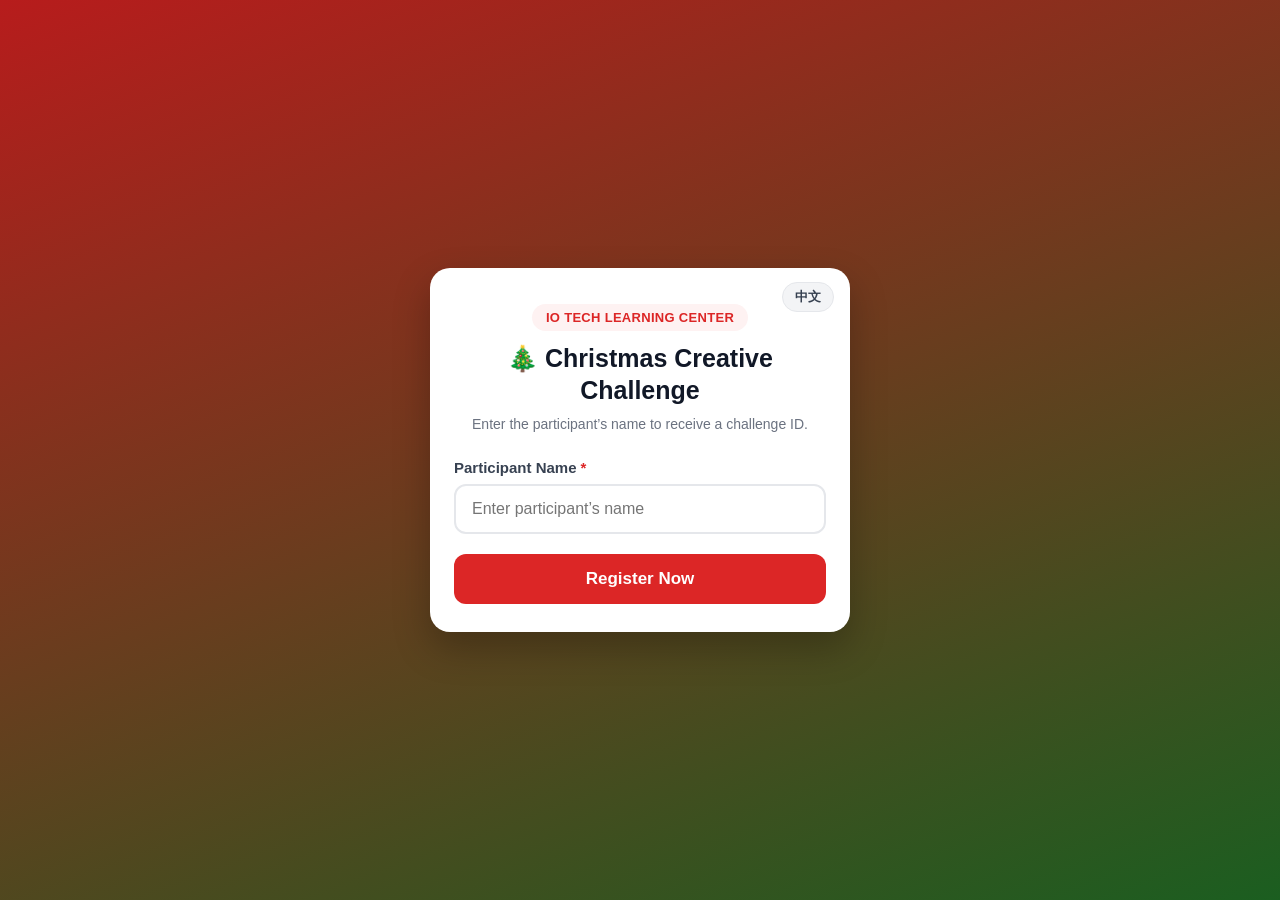
<file: index.html>
<!DOCTYPE html>
<html lang="en">
<head>
  <meta charset="UTF-8">
  <meta name="viewport" content="width=device-width, initial-scale=1.0">
  <title>Christmas Creative Challenge Registration</title>
  <style>
    * {
      box-sizing: border-box;
      margin: 0;
      padding: 0;
    }
    body {
      font-family: -apple-system, BlinkMacSystemFont, "Segoe UI", Roboto, "Helvetica Neue", Arial, sans-serif;
      background: linear-gradient(160deg, #b71c1c 0%, #1b5e20 100%);
      min-height: 100vh;
      display: flex;
      align-items: center;
      justify-content: center;
      padding: 20px;
      color: #1f2937;
    }
    .card {
      position: relative;
      background: #ffffff;
      width: 100%;
      max-width: 420px;
      border-radius: 20px;
      padding: 36px 24px 28px;
      box-shadow: 0 16px 36px rgba(0, 0, 0, 0.25);
      text-align: center;
    }
    .lang-switch {
      position: absolute;
      top: 14px;
      right: 16px;
      font-size: 13px;
      font-weight: 600;
      color: #374151;
      background: #f3f4f6;
      padding: 5px 12px;
      border-radius: 999px;
      text-decoration: none;
      border: 1px solid #e5e7eb;
      transition: background 0.2s, color 0.2s;
    }
    .lang-switch:hover {
      background: #e5e7eb;
      color: #111827;
    }
    .badge {
      display: inline-block;
      background: #fef2f2;
      color: #dc2626;
      font-weight: 700;
      font-size: 13px;
      padding: 6px 14px;
      border-radius: 999px;
      margin-bottom: 12px;
      letter-spacing: 0.3px;
    }
    h1 {
      font-size: 25px;
      color: #111827;
      margin-bottom: 8px;
      font-weight: 800;
      line-height: 1.25;
    }
    .subtitle {
      font-size: 14px;
      color: #6b7280;
      margin-bottom: 24px;
      line-height: 1.5;
    }
    .form-group {
      text-align: left;
      margin-bottom: 20px;
    }
    label {
      display: block;
      font-size: 15px;
      font-weight: 600;
      color: #374151;
      margin-bottom: 8px;
    }
    label span.req {
      color: #dc2626;
      margin-left: 4px;
    }
    input[type="text"] {
      width: 100%;
      padding: 14px 16px;
      font-size: 16px;
      border: 2px solid #e5e7eb;
      border-radius: 12px;
      outline: none;
      transition: border-color 0.2s;
    }
    input[type="text"]:focus {
      border-color: #dc2626;
    }
    input[type="text"]:disabled {
      background-color: #f3f4f6;
      color: #6b7280;
    }
    button {
      width: 100%;
      padding: 15px;
      font-size: 17px;
      font-weight: 700;
      color: #ffffff;
      background: #dc2626;
      border: none;
      border-radius: 12px;
      cursor: pointer;
      transition: background 0.2s, transform 0.1s;
    }
    button:hover:not(:disabled) {
      background: #b91c1c;
    }
    button:active:not(:disabled) {
      transform: scale(0.99);
    }
    button:disabled {
      background: #9ca3af;
      cursor: not-allowed;
    }
    .result-box {
      display: none;
      margin-top: 20px;
      padding: 20px 18px;
      border-radius: 14px;
      background: #f0fdf4;
      border: 2px solid #16a34a;
      color: #14532d;
      text-align: center;
    }
    .code-highlight {
      display: block;
      font-size: 40px;
      font-weight: 900;
      color: #dc2626;
      margin: 8px 0 12px;
      letter-spacing: 2px;
    }
    .result-message {
      font-size: 16px;
      font-weight: 700;
      line-height: 1.6;
      word-break: break-word;
    }
    .enter-challenge-link {
      display: inline-block;
      width: 100%;
      margin-top: 16px;
      padding: 14px 16px;
      font-size: 16px;
      font-weight: 700;
      color: #ffffff;
      background: #15803d;
      border-radius: 12px;
      text-decoration: none;
      transition: background 0.2s;
    }
    .enter-challenge-link:hover {
      background: #166534;
    }
    .error-box {
      display: none;
      margin-top: 16px;
      padding: 14px;
      border-radius: 10px;
      background: #fef2f2;
      border: 1px solid #f87171;
      color: #b91c1c;
      font-size: 14px;
      font-weight: 600;
      line-height: 1.5;
      text-align: left;
      word-break: break-word;
    }
  </style>
</head>
<body>
  <div class="card">
    <a href="zh/" class="lang-switch" lang="zh-CN">中文</a>
    <div class="badge">IO TECH LEARNING CENTER</div>
    <h1>🎄 Christmas Creative Challenge</h1>
    <p class="subtitle">Enter the participant’s name to receive a challenge ID.</p>

    <form id="signupForm" novalidate>
      <div class="form-group">
        <label for="participantName">Participant Name<span class="req">*</span></label>
        <input
          type="text"
          id="participantName"
          name="name"
          placeholder="Enter participant’s name"
          maxlength="60"
          required
          autocomplete="off"
        />
      </div>
      <button type="submit" id="submitBtn">Register Now</button>
    </form>

    <div id="errorBox" class="error-box" role="alert"></div>

    <div id="resultBox" class="result-box" role="status">
      <span id="resultCode" class="code-highlight"></span>
      <div id="resultMessage" class="result-message"></div>
      <a id="enterChallengeBtn" class="enter-challenge-link" href="challenge/">Enter Challenge</a>
    </div>
  </div>

  <script>
    (function() {
      const GAS_EXEC_URL = 'https://script.google.com/macros/s/AKfycbxfQVAGf79pvIgcSy5_MyfU4jjsQDdTYxQaT2eQj0qHs-YBajlebQNaEuhfq14MGN5r/exec';
      const MSG_EMPTY_NAME = 'Please enter the participant’s name.';
      const MSG_LONG_NAME = 'Participant name must be 60 characters or fewer.';
      const MSG_FULL = 'Registration is full. Please contact our staff to join the waitlist.';
      const MSG_UNCONFIRMED = 'We couldn’t confirm your registration. Please check with our staff before submitting again to avoid duplicate registrations.';
      const MSG_UNAVAILABLE = 'The registration service is currently unavailable. Please contact our staff for help.';

      const form = document.getElementById('signupForm');
      const nameInput = document.getElementById('participantName');
      const submitBtn = document.getElementById('submitBtn');
      const resultBox = document.getElementById('resultBox');
      const resultCode = document.getElementById('resultCode');
      const resultMessage = document.getElementById('resultMessage');
      const errorBox = document.getElementById('errorBox');

      let isSubmitting = false;

      function setSubmittingState(submitting) {
        isSubmitting = submitting;
        submitBtn.disabled = submitting;
        nameInput.disabled = submitting;
        submitBtn.textContent = submitting ? 'Registering, please wait…' : 'Register Now';
      }

      function showError(msg) {
        setSubmittingState(false);
        resultBox.style.display = 'none';
        errorBox.textContent = msg;
        errorBox.style.display = 'block';
      }

      function normalizeBackendError(rawErr, isFull) {
        if (isFull) {
          return MSG_FULL;
        }
        const text = String(rawErr || '').trim();
        if (!text) {
          return MSG_UNCONFIRMED;
        }
        if (/REGISTRATION_FULL|Registration is full/i.test(text)) {
          return MSG_FULL;
        }
        if (/enter the participant/i.test(text)) {
          return MSG_EMPTY_NAME;
        }
        if (text.indexOf('60') !== -1) {
          return MSG_LONG_NAME;
        }
        if (/unavailable|offline/i.test(text)) {
          return MSG_UNAVAILABLE;
        }
        return MSG_UNCONFIRMED;
      }

      function showSuccess(res) {
        if (!res || !res.ok || !res.code) {
          if (res && (res.full || res.error)) {
            showError(normalizeBackendError(res.error, res.full));
          } else {
            showError(MSG_UNCONFIRMED);
          }
          return;
        }
        const codeStr = String(res.code).trim();
        isSubmitting = true;
        submitBtn.disabled = true;
        nameInput.disabled = true;
        submitBtn.textContent = 'Registered — Save Your ID';
        errorBox.style.display = 'none';
        resultCode.textContent = codeStr;
        resultMessage.textContent =
          'Registration successful! Your challenge ID is ' + codeStr +
          '. Please take a screenshot and show it when you arrive.';
        try {
          window.sessionStorage.setItem('christmas_challenge_prefill_id', codeStr);
        } catch (e) {}
        const enterBtn = document.getElementById('enterChallengeBtn');
        if (enterBtn) {
          enterBtn.href = 'challenge/?id=' + encodeURIComponent(codeStr);
        }
        resultBox.style.display = 'block';
      }

      function handleFailure() {
        showError(MSG_UNCONFIRMED);
      }

      form.addEventListener('submit', async function(e) {
        e.preventDefault();
        if (isSubmitting) {
          return;
        }

        const name = nameInput.value.replace(/[\r\n\t]+/g, ' ').trim();
        if (!name) {
          showError(MSG_EMPTY_NAME);
          nameInput.focus();
          return;
        }
        if (name.length > 60) {
          showError(MSG_LONG_NAME);
          nameInput.focus();
          return;
        }

        errorBox.style.display = 'none';
        resultBox.style.display = 'none';
        setSubmittingState(true);

        if (typeof google !== 'undefined' && google.script && google.script.run) {
          google.script.run
            .withSuccessHandler(showSuccess)
            .withFailureHandler(handleFailure)
            .registerParticipant(name);
          return;
        }

        if (typeof fetch !== 'function' || !GAS_EXEC_URL) {
          showError(MSG_UNAVAILABLE);
          return;
        }

        try {
          const resp = await fetch(GAS_EXEC_URL, {
            method: 'POST',
            mode: 'cors',
            credentials: 'omit',
            redirect: 'follow',
            headers: {
              'Content-Type': 'text/plain;charset=utf-8'
            },
            body: JSON.stringify({ name: name })
          });
          if (!resp.ok) {
            showError(MSG_UNCONFIRMED);
            return;
          }
          const data = await resp.json();
          showSuccess(data);
        } catch (err) {
          handleFailure(err);
        }
      });
    })();
  </script>
</body>
</html>
</file>
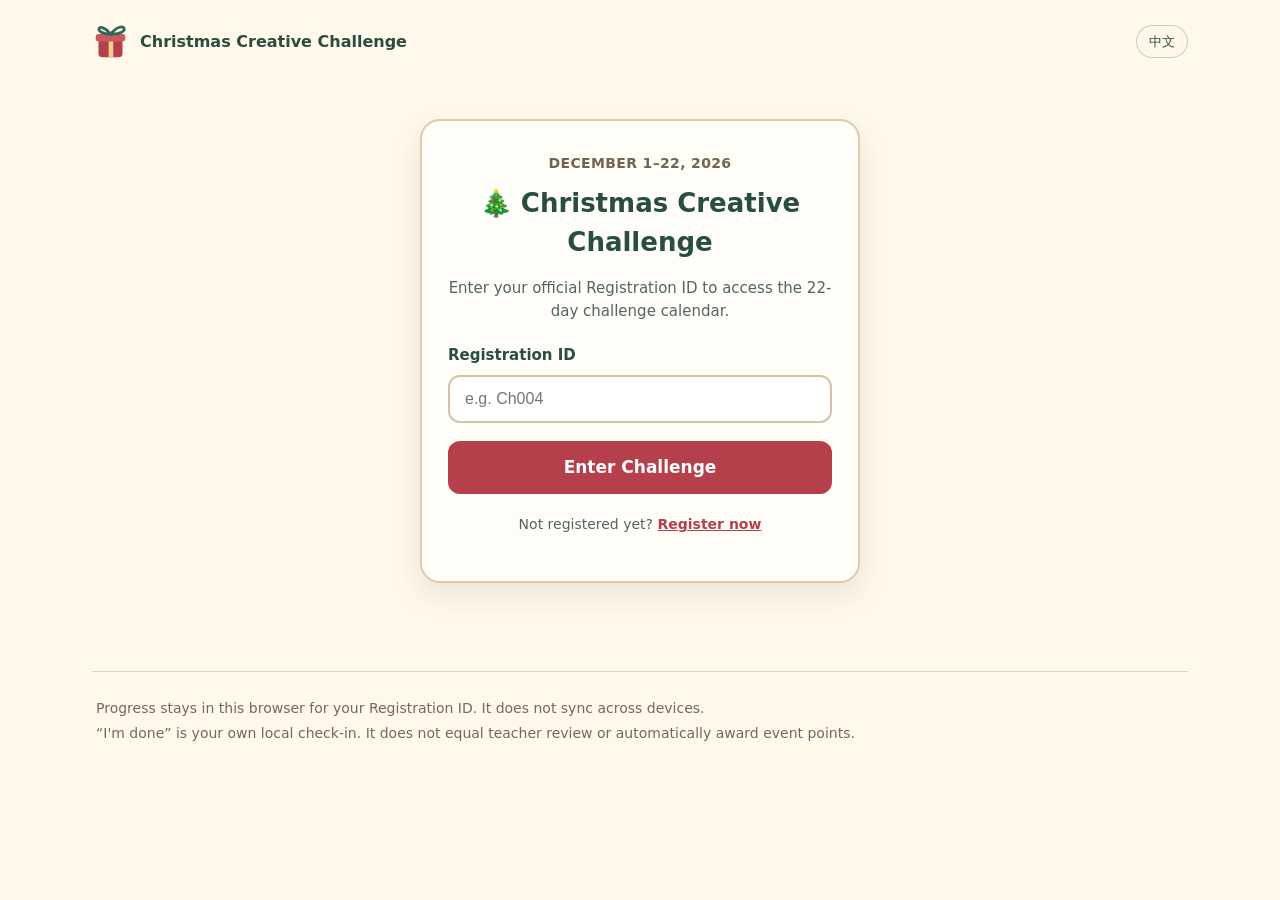
<file: challenge/index.html>
<!doctype html>
<html lang="en">
<head>
<meta charset="utf-8">
<meta name="viewport" content="width=device-width, initial-scale=1">
<meta name="description" content="22 Christmas creative challenges for ages 7–11. Make four creations in Tinkercad 3D and Scratch.">
<meta name="application-version" content="prod-ch-v1">
<title>Christmas Creative Challenge</title>
<link rel="icon" type="image/svg+xml" href="assets/favicon.svg?v=prod-ch-v1">
<link rel="stylesheet" href="styles.css?v=prod-ch-v1">
<style>
  .topbar-actions {
    display: flex;
    align-items: center;
    gap: 10px;
    flex-wrap: wrap;
  }
  .lang-btn, .logout-btn {
    font-family: inherit;
    font-size: 13px;
    font-weight: 700;
    padding: 6px 12px;
    border-radius: 999px;
    border: 1px solid rgba(41, 78, 64, 0.25);
    background: #fff8e9;
    color: #294e40;
    cursor: pointer;
    text-decoration: none;
    transition: background 0.15s;
  }
  .lang-btn:hover, .logout-btn:hover {
    background: #f2cf86;
  }
  .user-pill {
    font-size: 13px;
    font-weight: 800;
    color: #b5404c;
    background: #fef2f2;
    border: 1px solid #f87171;
    padding: 5px 12px;
    border-radius: 999px;
  }
  .gate-wrap {
    max-width: 440px;
    margin: 36px auto 48px;
    padding: 32px 26px;
    background: #fffdf8;
    border: 2px solid #e3cba7;
    border-radius: 20px;
    box-shadow: 0 12px 28px rgba(41, 78, 64, 0.10);
    text-align: center;
  }
  .gate-wrap h1 {
    font-size: 26px;
    color: #294e40;
    margin: 10px 0 8px;
  }
  .gate-wrap p.gate-sub {
    font-size: 15px;
    color: #52665d;
    margin-bottom: 22px;
    line-height: 1.5;
  }
  .gate-field {
    text-align: left;
    margin-bottom: 18px;
  }
  .gate-field label {
    display: block;
    font-size: 15px;
    font-weight: 700;
    color: #294e40;
    margin-bottom: 8px;
  }
  .gate-field input {
    width: 100%;
    padding: 13px 15px;
    font-size: 16px;
    border: 2px solid #d5c3a5;
    border-radius: 12px;
    background: #ffffff;
    color: #1f2937;
    outline: none;
  }
  .gate-field input:focus {
    border-color: #b5404c;
  }
  .gate-submit {
    width: 100%;
    padding: 14px;
    font-size: 17px;
    font-weight: 800;
    color: #ffffff;
    background: #b5404c;
    border: none;
    border-radius: 12px;
    cursor: pointer;
  }
  .gate-submit:hover:not(:disabled) {
    background: #9c333e;
  }
  .gate-submit:disabled {
    background: #9ca3af;
    cursor: not-allowed;
  }
  .gate-error {
    display: none;
    margin-top: 14px;
    padding: 12px 14px;
    border-radius: 10px;
    background: #fef2f2;
    border: 1px solid #f87171;
    color: #b91c1c;
    font-size: 14px;
    font-weight: 600;
    text-align: left;
    line-height: 1.45;
  }
  .gate-register-link {
    margin-top: 20px;
    font-size: 14px;
    color: #52665d;
  }
  .gate-register-link a {
    color: #b5404c;
    font-weight: 700;
    text-decoration: underline;
  }
  .countdown-banner {
    margin: 14px 0 20px;
    padding: 14px 18px;
    border-radius: 14px;
    background: #fff7e6;
    border: 1.5px solid #e3cba7;
    color: #294e40;
    font-size: 15px;
    font-weight: 700;
  }
</style>
<script defer src="core.js?v=prod-ch-v1"></script>
<script defer src="app.js?v=prod-ch-v1"></script>
</head>
<body>
<a class="skip-link" href="#app" id="skip-link-el">Skip to the gifts</a>
<header class="topbar">
  <a class="brand" href="#home">
    <svg class="brand-mark" viewBox="0 0 40 40" aria-hidden="true"><rect x="7" y="17" width="26" height="20" rx="4" fill="#b5404c"/><path d="M18 17h5v20h-5z" fill="#f2cf86"/><rect x="4" y="12" width="32" height="8" rx="3" fill="#ca5960"/><path d="M20 12C0 12 7-4 20 12c15-18 24 1 0 0Z" fill="none" stroke="#2e6852" stroke-width="3"/></svg>
    <span id="brand-title">Christmas Creative Challenge</span>
  </a>
  <div class="topbar-actions">
    <span id="user-badge" class="user-pill" hidden></span>
    <button id="logout-btn" class="logout-btn" type="button" hidden>Switch ID</button>
    <button id="lang-toggle-btn" class="lang-btn" type="button">中文</button>
  </div>
</header>
<div class="modebar" id="modebar-el" hidden>
  <div><strong id="mode-label">Event mode</strong><span id="mode-note"></span></div>
</div>
<main id="app" tabindex="-1"></main>
<div id="gift-reveal" class="reveal" hidden role="status" aria-live="polite" aria-label="Opening your gift">
<div class="reveal-scene" aria-hidden="true"><div class="gift-glow"></div><div class="reveal-lid"><i class="bow left"></i><i class="bow right"></i></div><div class="reveal-box"></div><span class="reveal-spark spark-one"></span><span class="reveal-spark spark-two"></span><span class="reveal-spark spark-three"></span></div><p id="reveal-text">A little surprise for you…</p></div>
<footer>
  <p id="footer-line-1">Progress stays in this browser for your Registration ID. It does not sync across devices.</p>
  <p id="footer-line-2">“I'm done” records your own local progress. It does not equal teacher review or automatically award event points.</p>
</footer>
<dialog id="day-preview" aria-labelledby="preview-title"><span class="eyebrow" id="preview-date"></span><h2 id="preview-title"></h2><p id="preview-description"></p><p class="notice" id="preview-notice">This gift opens on its December date.</p><button id="close-preview" class="primary" type="button">Back to Gifts</button></dialog>
<noscript>This gift calendar needs JavaScript. Please turn it on to use the calendar.</noscript>
</body>
</html>
</file>
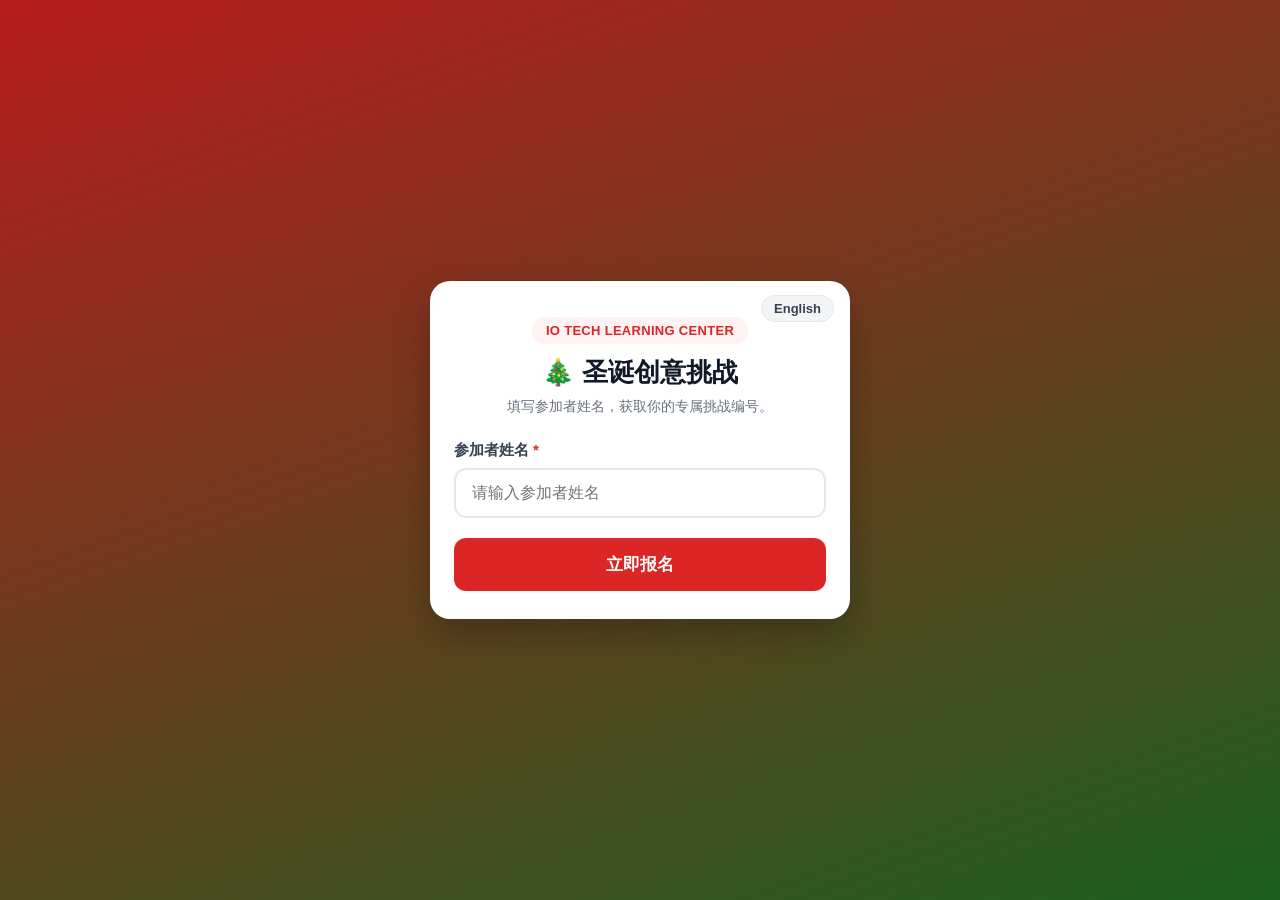
<file: zh/index.html>
<!DOCTYPE html>
<html lang="zh-CN">
<head>
  <meta charset="UTF-8">
  <meta name="viewport" content="width=device-width, initial-scale=1.0">
  <title>圣诞创意挑战报名</title>
  <style>
    * {
      box-sizing: border-box;
      margin: 0;
      padding: 0;
    }
    body {
      font-family: -apple-system, BlinkMacSystemFont, "PingFang SC", "Helvetica Neue", Arial, sans-serif;
      background: linear-gradient(160deg, #b71c1c 0%, #1b5e20 100%);
      min-height: 100vh;
      display: flex;
      align-items: center;
      justify-content: center;
      padding: 20px;
      color: #1f2937;
    }
    .card {
      position: relative;
      background: #ffffff;
      width: 100%;
      max-width: 420px;
      border-radius: 20px;
      padding: 36px 24px 28px;
      box-shadow: 0 16px 36px rgba(0, 0, 0, 0.25);
      text-align: center;
    }
    .lang-switch {
      position: absolute;
      top: 14px;
      right: 16px;
      font-size: 13px;
      font-weight: 600;
      color: #374151;
      background: #f3f4f6;
      padding: 5px 12px;
      border-radius: 999px;
      text-decoration: none;
      border: 1px solid #e5e7eb;
      transition: background 0.2s, color 0.2s;
    }
    .lang-switch:hover {
      background: #e5e7eb;
      color: #111827;
    }
    .badge {
      display: inline-block;
      background: #fef2f2;
      color: #dc2626;
      font-weight: 700;
      font-size: 13px;
      padding: 6px 14px;
      border-radius: 999px;
      margin-bottom: 12px;
      letter-spacing: 0.3px;
    }
    h1 {
      font-size: 26px;
      color: #111827;
      margin-bottom: 8px;
      font-weight: 800;
      line-height: 1.25;
    }
    .subtitle {
      font-size: 14px;
      color: #6b7280;
      margin-bottom: 24px;
      line-height: 1.5;
    }
    .form-group {
      text-align: left;
      margin-bottom: 20px;
    }
    label {
      display: block;
      font-size: 15px;
      font-weight: 600;
      color: #374151;
      margin-bottom: 8px;
    }
    label span.req {
      color: #dc2626;
      margin-left: 4px;
    }
    input[type="text"] {
      width: 100%;
      padding: 14px 16px;
      font-size: 16px;
      border: 2px solid #e5e7eb;
      border-radius: 12px;
      outline: none;
      transition: border-color 0.2s;
    }
    input[type="text"]:focus {
      border-color: #dc2626;
    }
    input[type="text"]:disabled {
      background-color: #f3f4f6;
      color: #6b7280;
    }
    button {
      width: 100%;
      padding: 15px;
      font-size: 17px;
      font-weight: 700;
      color: #ffffff;
      background: #dc2626;
      border: none;
      border-radius: 12px;
      cursor: pointer;
      transition: background 0.2s, transform 0.1s;
    }
    button:hover:not(:disabled) {
      background: #b91c1c;
    }
    button:active:not(:disabled) {
      transform: scale(0.99);
    }
    button:disabled {
      background: #9ca3af;
      cursor: not-allowed;
    }
    .result-box {
      display: none;
      margin-top: 20px;
      padding: 20px 18px;
      border-radius: 14px;
      background: #f0fdf4;
      border: 2px solid #16a34a;
      color: #14532d;
      text-align: center;
    }
    .code-highlight {
      display: block;
      font-size: 40px;
      font-weight: 900;
      color: #dc2626;
      margin: 8px 0 12px;
      letter-spacing: 2px;
    }
    .result-message {
      font-size: 16px;
      font-weight: 700;
      line-height: 1.6;
      word-break: break-word;
    }
    .enter-challenge-link {
      display: inline-block;
      width: 100%;
      margin-top: 16px;
      padding: 14px 16px;
      font-size: 16px;
      font-weight: 700;
      color: #ffffff;
      background: #15803d;
      border-radius: 12px;
      text-decoration: none;
      transition: background 0.2s;
    }
    .enter-challenge-link:hover {
      background: #166534;
    }
    .error-box {
      display: none;
      margin-top: 16px;
      padding: 14px;
      border-radius: 10px;
      background: #fef2f2;
      border: 1px solid #f87171;
      color: #b91c1c;
      font-size: 14px;
      font-weight: 600;
      line-height: 1.5;
      text-align: left;
      word-break: break-word;
    }
  </style>
</head>
<body>
  <div class="card">
    <a href="../" class="lang-switch" lang="en">English</a>
    <div class="badge">IO TECH LEARNING CENTER</div>
    <h1>🎄 圣诞创意挑战</h1>
    <p class="subtitle">填写参加者姓名，获取你的专属挑战编号。</p>

    <form id="signupForm" novalidate>
      <div class="form-group">
        <label for="participantName">参加者姓名<span class="req">*</span></label>
        <input
          type="text"
          id="participantName"
          name="name"
          placeholder="请输入参加者姓名"
          maxlength="60"
          required
          autocomplete="off"
        />
      </div>
      <button type="submit" id="submitBtn">立即报名</button>
    </form>

    <div id="errorBox" class="error-box" role="alert"></div>

    <div id="resultBox" class="result-box" role="status">
      <span id="resultCode" class="code-highlight"></span>
      <div id="resultMessage" class="result-message"></div>
      <a id="enterChallengeBtn" class="enter-challenge-link" href="../challenge/?lang=zh">进入挑战</a>
    </div>
  </div>

  <script>
    (function() {
      const GAS_EXEC_URL = 'https://script.google.com/macros/s/AKfycbxfQVAGf79pvIgcSy5_MyfU4jjsQDdTYxQaT2eQj0qHs-YBajlebQNaEuhfq14MGN5r/exec';
      const MSG_EMPTY_NAME = '请输入参加者姓名。';
      const MSG_LONG_NAME = '参加者姓名长度不能超过 60 个字符。';
      const MSG_FULL = '报名已满，感谢关注！如需候补，请联系工作人员。';
      const MSG_UNCONFIRMED = '暂时无法确认报名结果，请联系工作人员核对，避免重复报名。';
      const MSG_UNAVAILABLE = '当前报名服务暂不可用，请联系工作人员协助处理。';

      const form = document.getElementById('signupForm');
      const nameInput = document.getElementById('participantName');
      const submitBtn = document.getElementById('submitBtn');
      const resultBox = document.getElementById('resultBox');
      const resultCode = document.getElementById('resultCode');
      const resultMessage = document.getElementById('resultMessage');
      const errorBox = document.getElementById('errorBox');

      let isSubmitting = false;

      function setSubmittingState(submitting) {
        isSubmitting = submitting;
        submitBtn.disabled = submitting;
        nameInput.disabled = submitting;
        submitBtn.textContent = submitting ? '正在报名，请稍候……' : '立即报名';
      }

      function showError(msg) {
        setSubmittingState(false);
        resultBox.style.display = 'none';
        errorBox.textContent = msg;
        errorBox.style.display = 'block';
      }

      function normalizeBackendError(rawErr, isFull) {
        if (isFull) {
          return MSG_FULL;
        }
        const text = String(rawErr || '').trim();
        if (!text) {
          return MSG_UNCONFIRMED;
        }
        if (/REGISTRATION_FULL|Registration is full/i.test(text)) {
          return MSG_FULL;
        }
        if (text.indexOf('请输入') !== -1 || /enter the participant/i.test(text)) {
          return MSG_EMPTY_NAME;
        }
        if (text.indexOf('60') !== -1) {
          return MSG_LONG_NAME;
        }
        if (/unavailable|offline/i.test(text)) {
          return MSG_UNAVAILABLE;
        }
        return MSG_UNCONFIRMED;
      }

      function showSuccess(res) {
        if (!res || !res.ok || !res.code) {
          if (res && (res.full || res.error)) {
            showError(normalizeBackendError(res.error, res.full));
          } else {
            showError(MSG_UNCONFIRMED);
          }
          return;
        }
        const codeStr = String(res.code).trim();
        isSubmitting = true;
        submitBtn.disabled = true;
        nameInput.disabled = true;
        submitBtn.textContent = '已报名，请截图保存';
        errorBox.style.display = 'none';
        resultCode.textContent = codeStr;
        resultMessage.textContent =
          '报名成功！你的挑战编号是 ' + codeStr +
          '。请截图保存，到场时出示。';
        try {
          window.sessionStorage.setItem('christmas_challenge_prefill_id', codeStr);
        } catch (e) {}
        const enterBtn = document.getElementById('enterChallengeBtn');
        if (enterBtn) {
          enterBtn.href = '../challenge/?lang=zh&id=' + encodeURIComponent(codeStr);
        }
        resultBox.style.display = 'block';
      }

      function handleFailure() {
        showError(MSG_UNCONFIRMED);
      }

      form.addEventListener('submit', async function(e) {
        e.preventDefault();
        if (isSubmitting) {
          return;
        }

        const name = nameInput.value.replace(/[\r\n\t]+/g, ' ').trim();
        if (!name) {
          showError(MSG_EMPTY_NAME);
          nameInput.focus();
          return;
        }
        if (name.length > 60) {
          showError(MSG_LONG_NAME);
          nameInput.focus();
          return;
        }

        errorBox.style.display = 'none';
        resultBox.style.display = 'none';
        setSubmittingState(true);

        if (typeof google !== 'undefined' && google.script && google.script.run) {
          google.script.run
            .withSuccessHandler(showSuccess)
            .withFailureHandler(handleFailure)
            .registerParticipant(name);
          return;
        }

        if (typeof fetch !== 'function' || !GAS_EXEC_URL) {
          showError(MSG_UNAVAILABLE);
          return;
        }

        try {
          const resp = await fetch(GAS_EXEC_URL, {
            method: 'POST',
            mode: 'cors',
            credentials: 'omit',
            redirect: 'follow',
            headers: {
              'Content-Type': 'text/plain;charset=utf-8'
            },
            body: JSON.stringify({ name: name })
          });
          if (!resp.ok) {
            showError(MSG_UNCONFIRMED);
            return;
          }
          const data = await resp.json();
          showSuccess(data);
        } catch (err) {
          handleFailure(err);
        }
      });
    })();
  </script>
</body>
</html>
</file>
<file: challenge/styles.css>
:root{font-family:ui-rounded,"Trebuchet MS",system-ui,sans-serif;color:#294e40;background:#fff8eb;font-synthesis:none;line-height:1.5;--red:#b5404c;--pine:#2e6852;--gold:#e8bb60;--ink:#294e40;--cream:#fff8eb}*{box-sizing:border-box}body{margin:0}button,a{-webkit-tap-highlight-color:transparent;touch-action:manipulation}button{font:inherit;cursor:pointer}a{color:inherit}button{border:0}button:focus-visible,a:focus-visible{outline:3px solid #285f9a;outline-offset:5px}[hidden]{display:none!important}.topbar{max-width:1160px;margin:auto;padding:23px 32px;display:flex;align-items:center;justify-content:space-between;gap:20px}.brand{text-decoration:none;font-weight:750;font-size:1rem;display:flex;align-items:center;gap:11px}.brand-mark{width:37px;height:37px;flex-shrink:0}.prototype-label{font-size:.875rem;color:#6c6356}.modebar{max-width:1096px;margin:0 auto;padding:10px 16px;background:#f0ebdc;border:1px solid #e0d8c4;display:flex;align-items:center;justify-content:space-between;gap:16px;font-size:.875rem;border-radius:12px}.modebar strong{margin-right:10px}.modebar span{color:#655f51}.modebar button{background:#fffaf0;color:var(--ink);border:1px solid #a8b3a1;border-radius:8px;padding:8px 12px;min-height:42px}.preview .modebar{background:#fcecc4;border-color:#e3cc98}main{max-width:1096px;margin:auto;padding-bottom:40px}.intro{display:grid;grid-template-columns:1fr 1fr;align-items:center;gap:16px;padding:28px 10px 32px}.intro-copy{padding-left:16px}.eyebrow{display:block;font-size:.875rem;font-weight:650;color:#74634e;letter-spacing:.025em}.intro h1{font-family:Georgia,"Times New Roman",serif;font-size:clamp(2.8rem,5.4vw,4.2rem);line-height:1.04;letter-spacing:-.045em;margin:14px 0 16px;color:var(--pine)}.intro h1 span{color:var(--red)}.intro p{font-size:1.125rem;margin:0 0 18px;max-width:330px}.hero-tag{font-size:.875rem;color:#77664c}.hero-art{width:100%;height:auto;max-width:520px}.section-heading{display:flex;align-items:center;justify-content:space-between;gap:20px}.section-heading h2{font-family:Georgia,serif;font-size:2rem;margin:3px 0 0;letter-spacing:-.02em}.progress-count{font-size:.875rem;background:#f4e6c9;border-radius:30px;padding:10px 16px;white-space:nowrap}.calendar-note{font-size:.875rem;color:#6d6252;margin:10px 0 24px}.themes{display:grid;gap:22px}.theme{background:#fffcf5;border:1px solid #e9ddc6;border-radius:22px;padding:22px 24px 18px}.theme-heading{display:flex;align-items:baseline;justify-content:space-between;gap:16px;border-bottom:1px dashed #ddcfb6;padding-bottom:12px;margin-bottom:13px}.theme-heading h3{font-size:1.125rem;margin:0;font-weight:750}.theme-heading>span{font-size:.875rem;color:#6d6252}.days{display:grid;grid-template-columns:repeat(6,minmax(0,1fr));gap:12px}.gift{--wrap:#b5404c;--lid:#cb5a61;--ribbon:#f1cf88;--bow-line:#d9b36b;--pattern:#db8585;position:relative;display:flex;flex-direction:column;align-items:center;min-width:0;padding:8px 5px 12px;text-decoration:none;background:transparent;border:2px solid transparent;border-radius:16px;color:#544c3e;transition:background .18s,transform .18s,border-color .18s}.gift-style-1{--wrap:#2e6852;--lid:#448268;--pattern:#7da98c;--ribbon:#f2d79e;--bow-line:#d5b578}.gift-style-2{--wrap:#e9bd64;--lid:#f3ce81;--pattern:#b88b35;--ribbon:#ac3d49;--bow-line:#92313c}.gift-style-3{--wrap:#d6dfcd;--lid:#e1e8db;--pattern:#92a68b;--ribbon:#b5444d;--bow-line:#92313c}.gift-picture{position:relative;width:100%;max-width:154px;display:block}.gift-art{display:block;width:100%;height:auto;overflow:visible}.gift-date{font-size:.875rem;font-weight:700;position:relative;z-index:1}.gift-status{font-size:.875rem;font-weight:650;display:inline-flex;align-items:center;gap:4px;min-height:23px}.not-built{font-size:.875rem;color:#776b58}.gift.implemented{background:#f8edcf;border:2px dashed #c4a356}.gift.implemented .gift-status{background:var(--pine);color:#fff8eb;padding:4px 12px;border-radius:30px}.gift.is-open.implemented{background:#f1f4e8;border-style:solid;border-color:#a8bea2}.gift.is-locked .gift-art{filter:saturate(.65)}.lock-icon{position:absolute;width:22px;height:22px;right:8%;bottom:9%;padding:3px;box-sizing:content-box;background:#fff8eb;border:1px solid #dbcdb4;border-radius:8px;color:#746652}.done-sticker{position:absolute;right:0;top:36%;width:33px;height:33px;border:3px solid #fffcf3;background:#e6b956;box-shadow:0 1px 3px #78633233;border-radius:50%;display:grid;place-items:center;font-weight:bold;color:#294e40;transform:rotate(12deg)}.gift:hover{background:#f4eddc;border-color:#dfccb0;transform:translateY(-3px)}.gift.implemented:hover{border-color:#a77c36;background:#f8e5b4}.gift.implemented:hover .gift-lid{transform:translateY(-5px)}.gift.is-open:hover .gift-lid{transform:translate(4px,-19px) rotate(-9deg);transform-origin:80px 48px}.gift-lid{transition:transform .18s}footer{max-width:1096px;margin:0 auto;padding:22px 4px 30px;border-top:1px solid #e2d6be;color:#766956;font-size:.875rem}footer p{margin:4px 0}.primary,.secondary,.complete-button{display:inline-flex;justify-content:center;align-items:center;min-height:49px;padding:12px 22px;border-radius:13px;font-weight:750;text-decoration:none;line-height:1.4}.primary{background:var(--red);color:#fffaf0;border:2px solid #a83642;box-shadow:0 4px 0 #8e3039;transition:transform .15s,box-shadow .15s}.primary:hover{background:#a73341;transform:translateY(-1px);box-shadow:0 5px 0 #8e3039}.primary:active{transform:translateY(3px);box-shadow:0 1px 0 #8e3039}.secondary{border:1.5px solid #acb9a3;background:#fffaf0;color:var(--pine)}.secondary:hover{background:#edf2e4}.challenge{max-width:850px;margin:0 auto;padding:26px 0 12px}.back{display:inline-flex;align-items:center;min-height:44px;font-size:.875rem;text-underline-offset:4px;margin-bottom:12px}.challenge-card{position:relative;background:#fffcf4;border:1px solid #dfceb0;border-radius:26px;box-shadow:0 7px 0 #e9dcc2;overflow:hidden;padding:26px 34px 25px}.card-ribbon{position:absolute;top:0;left:0;right:0;height:8px;background:repeating-linear-gradient(120deg,#ad3d48 0 15px,#fff5dc 15px 24px,#2e6852 24px 39px,#fff5dc 39px 48px)}.card-heading{display:flex;justify-content:space-between;align-items:center;gap:12px;padding:4px 0 18px}.day-badge{background:var(--pine);color:#fff8eb;border-radius:9px 9px 15px 9px;padding:6px 15px;font-size:1rem;font-weight:750;transform:rotate(-3deg)}.card-theme{font-size:.875rem;color:#776850}.challenge-main{display:grid;grid-template-columns:1fr 1.1fr;gap:30px;align-items:start}.ornament-example{margin:0;padding:16px 0;position:sticky;top:24px}.ornament-example>img{width:100%;height:auto;display:block;max-width:340px;margin:auto}.ornament-example figcaption{text-align:center;color:#786a55;font-size:.875rem;line-height:1.5;margin-top:0}.challenge h1{font-family:Georgia,"Times New Roman",serif;font-size:clamp(2.6rem,5vw,3.5rem);line-height:1.07;letter-spacing:-.04em;margin:19px 0;color:var(--pine)}.task{font-size:1.125rem;line-height:1.65;margin:0 0 22px}.tool-link{min-width:200px;font-size:1.125rem}.tool-note{font-size:.875rem;color:#796c58;margin:11px 0 17px}.help-area>.secondary{min-width:200px}.help-area{margin-bottom:24px}.hint{position:relative;background:#fbefc8;border:1px solid #e6d49b;border-radius:3px 13px 13px 13px;box-shadow:2px 3px 0 #ebdbb14d;margin-top:20px;padding:18px 17px;font-family:inherit}.hint p{margin:8px 0 0}.hint .eyebrow{color:#735c2d}.note-pin{position:absolute;top:-7px;right:24px;width:38px;height:13px;background:#bdcfa7a6;transform:rotate(7deg)}.hint ol{margin:10px 0 0;padding-left:22px}.hint li+li{margin-top:7px}.help-diagram{width:100%;max-width:320px;height:auto;margin-top:8px;display:block}.text-button{background:none;color:#47664f;text-decoration:underline;text-underline-offset:4px;padding:12px 3px;min-height:44px}.completion{border-top:1px dashed #d9c6a5;text-align:center;padding-top:23px}.complete-button{background:var(--pine);color:#fffaf0;min-width:210px;box-shadow:0 3px 0 #1f4e3c;border:1px solid #225840}.complete-button:hover{background:#235840}.done-message{display:flex;justify-content:center;align-items:center;gap:16px;position:relative}.done-message h2{font-family:Georgia,serif;font-size:2.3rem;margin:0;color:var(--pine)}.sticker-wrap{position:relative;flex-shrink:0}.sticker-wrap img{display:block;width:104px;height:104px;transform:rotate(-9deg)}.next-actions{display:flex;justify-content:center;gap:12px;flex-wrap:wrap;margin-top:15px}.undo{display:block;margin:14px auto 0;font-size:.875rem;color:#786956}.bonus-note{max-width:400px;margin:22px auto 0;background:#fbefc8;border-radius:13px;padding:15px;font-size:1rem}.confetti{position:absolute;left:50%;top:50%;width:8px;height:13px;background:var(--red);opacity:0;pointer-events:none}.piece-0{--x:-90px;--y:-70px;--r:60deg}.piece-1{--x:75px;--y:-90px;--r:150deg;background:var(--gold)}.piece-2{--x:-45px;--y:-110px;--r:-120deg;background:var(--pine)}.piece-3{--x:100px;--y:-25px;--r:90deg;background:var(--pine)}.piece-4{--x:-100px;--y:35px;--r:-70deg;background:var(--gold)}.piece-5{--x:35px;--y:70px;--r:140deg}.piece-6{--x:85px;--y:55px;--r:230deg;background:var(--gold)}.piece-7{--x:-15px;--y:-80px;--r:170deg}.celebrating .confetti{animation:confetti 1s ease-out both}.celebrating .sticker-wrap img{animation:sticker-pop .65s ease-out both}.locked-card{max-width:540px;margin:38px auto;background:#fffcf5;border:1px solid #e4d7be;border-radius:24px;padding:30px}.locked-card>img{display:block;max-width:100%;height:auto;margin:auto}.locked-card h1{font-family:Georgia,serif;font-size:2.3rem;line-height:1.15}.storage-warning{border-left:3px solid #a94c26;padding:12px 16px;color:#77381b;background:#fbe8cb;font-size:.875rem;border-radius:6px}dialog{border:1px solid #d9c6a5;border-radius:22px;padding:30px;max-width:440px;width:calc(100% - 40px);color:var(--ink);background:#fff8eb;box-shadow:0 12px 50px #3a2c2333}dialog::backdrop{background:#243e3570}dialog h2{font-family:Georgia,serif;font-size:2rem;line-height:1.15}dialog .notice{background:#f4e9ce;border-radius:12px;padding:14px;font-size:.875rem;margin:22px 0}.reveal{position:fixed;inset:0;background:#fff8ebf7;z-index:100;display:flex;flex-direction:column;align-items:center;justify-content:center;pointer-events:auto}.reveal p{font-family:Georgia,serif;font-size:1.5rem;color:var(--pine);margin-top:24px}.reveal-scene{width:230px;height:220px;position:relative}.reveal-box{position:absolute;width:150px;height:115px;left:40px;top:95px;background:linear-gradient(90deg,#2e6852 0 40%,#f1cf88 40% 60%,#2e6852 60%);border-radius:8px}.reveal-lid{position:absolute;left:31px;top:75px;width:168px;height:29px;background:linear-gradient(90deg,#43836a 0 41%,#f1cf88 41% 59%,#43836a 59%);border-radius:6px;z-index:2;animation:unwrap 1s ease-in-out both}.bow{position:absolute;bottom:23px;width:54px;height:35px;border:9px solid #f1cf88;border-radius:60% 60% 5px 60%}.bow.left{right:50%;transform:rotate(18deg)}.bow.right{left:50%;transform:scaleX(-1) rotate(18deg)}.gift-glow{position:absolute;left:4px;top:25px;width:220px;height:190px;border-radius:50%;background:radial-gradient(ellipse,#f5d27b 0,transparent 68%);animation:glow 1s ease-out both}.reveal-spark{position:absolute;width:13px;height:13px;background:var(--gold);clip-path:polygon(50% 0,62% 37%,100% 50%,62% 62%,50% 100%,38% 62%,0 50%,38% 37%);animation:spark .9s ease-out both}.spark-one{left:12px;top:55px}.spark-two{right:5px;top:95px;animation-delay:.08s}.spark-three{right:32px;top:16px;animation-delay:.13s}noscript{display:block;padding:20px}@keyframes unwrap{0%,20%{transform:translateY(0) rotate(0)}40%{transform:translateY(-8px) rotate(-5deg)}75%,100%{transform:translate(22px,-78px) rotate(14deg);opacity:0}}@keyframes glow{0%,25%{opacity:0;transform:scale(.5)}75%,100%{opacity:1;transform:scale(1.2)}}@keyframes spark{0%,30%{opacity:0;transform:scale(.2)}65%{opacity:1;transform:scale(1.3)}100%{opacity:0;transform:scale(.8)}}@keyframes confetti{0%{opacity:0;transform:translate(0,0) rotate(0)}15%{opacity:1}85%{opacity:1}100%{opacity:0;transform:translate(var(--x),var(--y)) rotate(var(--r))}}@keyframes sticker-pop{0%{transform:rotate(-18deg) scale(.7)}60%{transform:rotate(-6deg) scale(1.1)}100%{transform:rotate(-9deg) scale(1)}}@media(min-width:900px){.theme-0 .days,.theme-1 .days{grid-template-columns:repeat(5,minmax(0,1fr));max-width:900px;margin:auto}.gift-picture{max-width:140px}}@media(max-width:1160px){main,footer,.modebar{margin-left:28px;margin-right:28px}}@media(max-width:720px){.topbar{padding:16px 20px}.brand{max-width:240px;line-height:1.25}.prototype-label{max-width:70px;text-align:right}.modebar{padding:10px 12px;align-items:center}.modebar strong,.modebar span{display:block}.modebar button{max-width:130px;flex-shrink:0}.intro{grid-template-columns:1fr 1fr;padding:30px 0 26px}.intro-copy{padding-left:0}.intro h1{font-size:2.75rem}.intro p{font-size:1rem}.hero-tag{font-size:.875rem}.section-heading h2{font-size:1.65rem}.days{grid-template-columns:repeat(3,minmax(0,1fr));gap:8px}.theme-heading{align-items:flex-start;flex-direction:column;gap:3px}.challenge-main{grid-template-columns:.9fr 1.1fr;gap:14px}.challenge-card{padding:24px}.challenge h1{font-size:2.7rem}.task{font-size:1rem}.tool-link,.help-area>.secondary{min-width:100%;width:100%}}@media(max-width:520px){main,footer,.modebar{margin-left:16px;margin-right:16px}.intro{position:relative;display:block;min-height:270px;padding:30px 0}.intro-copy{position:relative;z-index:1}.intro h1{font-size:2.8rem;max-width:240px}.intro p{max-width:190px}.hero-art{position:absolute;width:53%;right:-10px;top:66px;z-index:0}.hero-tag{display:block;margin-top:24px;max-width:100%}.section-heading{gap:10px}.section-heading .eyebrow{font-size:.875rem;max-width:160px}.progress-count{padding:8px 10px;font-size:.875rem;white-space:normal;text-align:center;max-width:115px}.theme{padding:16px 10px}.gift{padding:7px 0 10px}.gift-status{font-size:.875rem}.gift.implemented .gift-status{padding:3px 7px}.not-built{font-size:.875rem}.challenge{padding-top:14px}.challenge-card{padding:24px 20px 22px;border-radius:22px}.card-heading{padding-bottom:0}.card-theme{max-width:150px;text-align:right}.challenge-main{display:flex;flex-direction:column;gap:0;align-items:stretch}.ornament-example{position:static;padding:0 0 8px;display:grid;grid-template-columns:1fr 1fr;align-items:center;margin:4px -7px 0}.ornament-example>img{width:100%;max-width:180px}.ornament-example figcaption{text-align:left;font-size:.875rem;padding-right:8px}.challenge-copy h1{font-size:2.65rem;margin:10px 0 16px}.challenge-copy h1 br{display:none}.task{font-size:1.125rem}.tool-link,.help-area>.secondary{width:100%}.tool-note{text-align:center}.help-area{margin-bottom:24px}.done-message h2{font-size:2rem}.sticker-wrap img{width:86px;height:86px}.next-actions{flex-direction:column;gap:14px}.next-actions a,.next-actions button{width:100%}.primary,.secondary{padding:12px 16px}.hint{padding:17px 14px}.complete-button{width:100%}.locked-card{padding:22px;margin:24px 0}}@media(prefers-reduced-motion:reduce){*,*::before,*::after{animation:none!important;transition:none!important;scroll-behavior:auto!important}.gift:hover,.primary:hover,.primary:active{transform:none}.confetti{display:none}}
/* The full activity keeps the same gift-card system. */
.skip-link{position:fixed;left:16px;top:10px;z-index:110;background:#fff8eb;padding:12px 18px;border:2px solid #2e6852;border-radius:8px;transform:translateY(-180%)}.skip-link:focus{transform:translateY(0)}.calendar-note a{text-underline-offset:3px;font-weight:700}.recipe,.catchup{margin-top:14px;border:1px solid #d4c59b;border-radius:10px;background:#fffbec}.recipe summary,.catchup summary{padding:12px;cursor:pointer;font-weight:700;min-height:44px}.recipe summary:focus-visible,.catchup summary:focus-visible{outline:3px solid #285f9a;outline-offset:2px}.recipe pre{margin:0;padding:0 12px 16px;white-space:pre-wrap;overflow-wrap:anywhere;font: .875rem/1.7 ui-monospace,SFMono-Regular,Consolas,monospace;color:#284a3b}.recipe-note{font-size:.875rem;color:#6c5a38}.catchup p,.catchup a{display:block;margin:0;padding:0 12px 14px}.about{max-width:760px;margin:0 auto;padding:24px 0 36px}.about h1{font:700 clamp(2.4rem,5vw,3.5rem)/1.12 Georgia,serif;letter-spacing:-.035em}.about-card{background:#fffcf4;border:1px solid #e3d4b7;padding:25px 28px;border-radius:20px;margin:22px 0}.about h2{font:700 1.5rem/1.2 Georgia,serif;margin:0 0 16px}.about p{max-width:65ch}.about-card p:last-child{margin-bottom:0}.prizes p{display:flex;justify-content:space-between;gap:18px;border-bottom:1px dashed #dac6a2;padding:0 0 12px}.prizes strong{color:#a63c47}.theme-heading>span,.card-theme{overflow-wrap:anywhere}.challenge-copy{min-width:0}.hint p,.bonus-note{overflow-wrap:anywhere}.gift-status{max-width:100%}@media(max-width:520px){.about-card{padding:21px 18px}.prizes p{display:block}.prizes span{display:block;margin-top:5px}.intro{min-height:300px}.intro p{max-width:175px}.hero-art{top:78px;width:49%;right:-4px}.help-diagram{max-height:240px;object-fit:contain}}
@media(max-width:360px){.intro{display:flex;flex-direction:column;align-items:stretch;min-height:0;gap:10px}.intro h1{font-size:2.5rem}.intro p{max-width:none}.hero-art{position:static;align-self:center;width:75%;max-width:240px;margin:0}.hero-tag{margin-top:16px}}
/* Route headings are reading destinations, not interactive controls. */
h1.route-heading:focus{outline:none}
/* Keep the hero in normal flow across phone widths; artwork cannot cross text. */
@media(max-width:520px){
  .intro{display:grid;grid-template-columns:minmax(0,1fr);min-height:0;gap:12px;padding:28px 0 24px}
  .intro-copy{min-width:0;padding-left:0}
  .intro h1,.intro p{max-width:none}
  .hero-art{position:static;width:min(100%,300px);max-width:300px;justify-self:center;align-self:auto;margin:0}
  .hero-tag{margin-top:16px}
}
</file>
